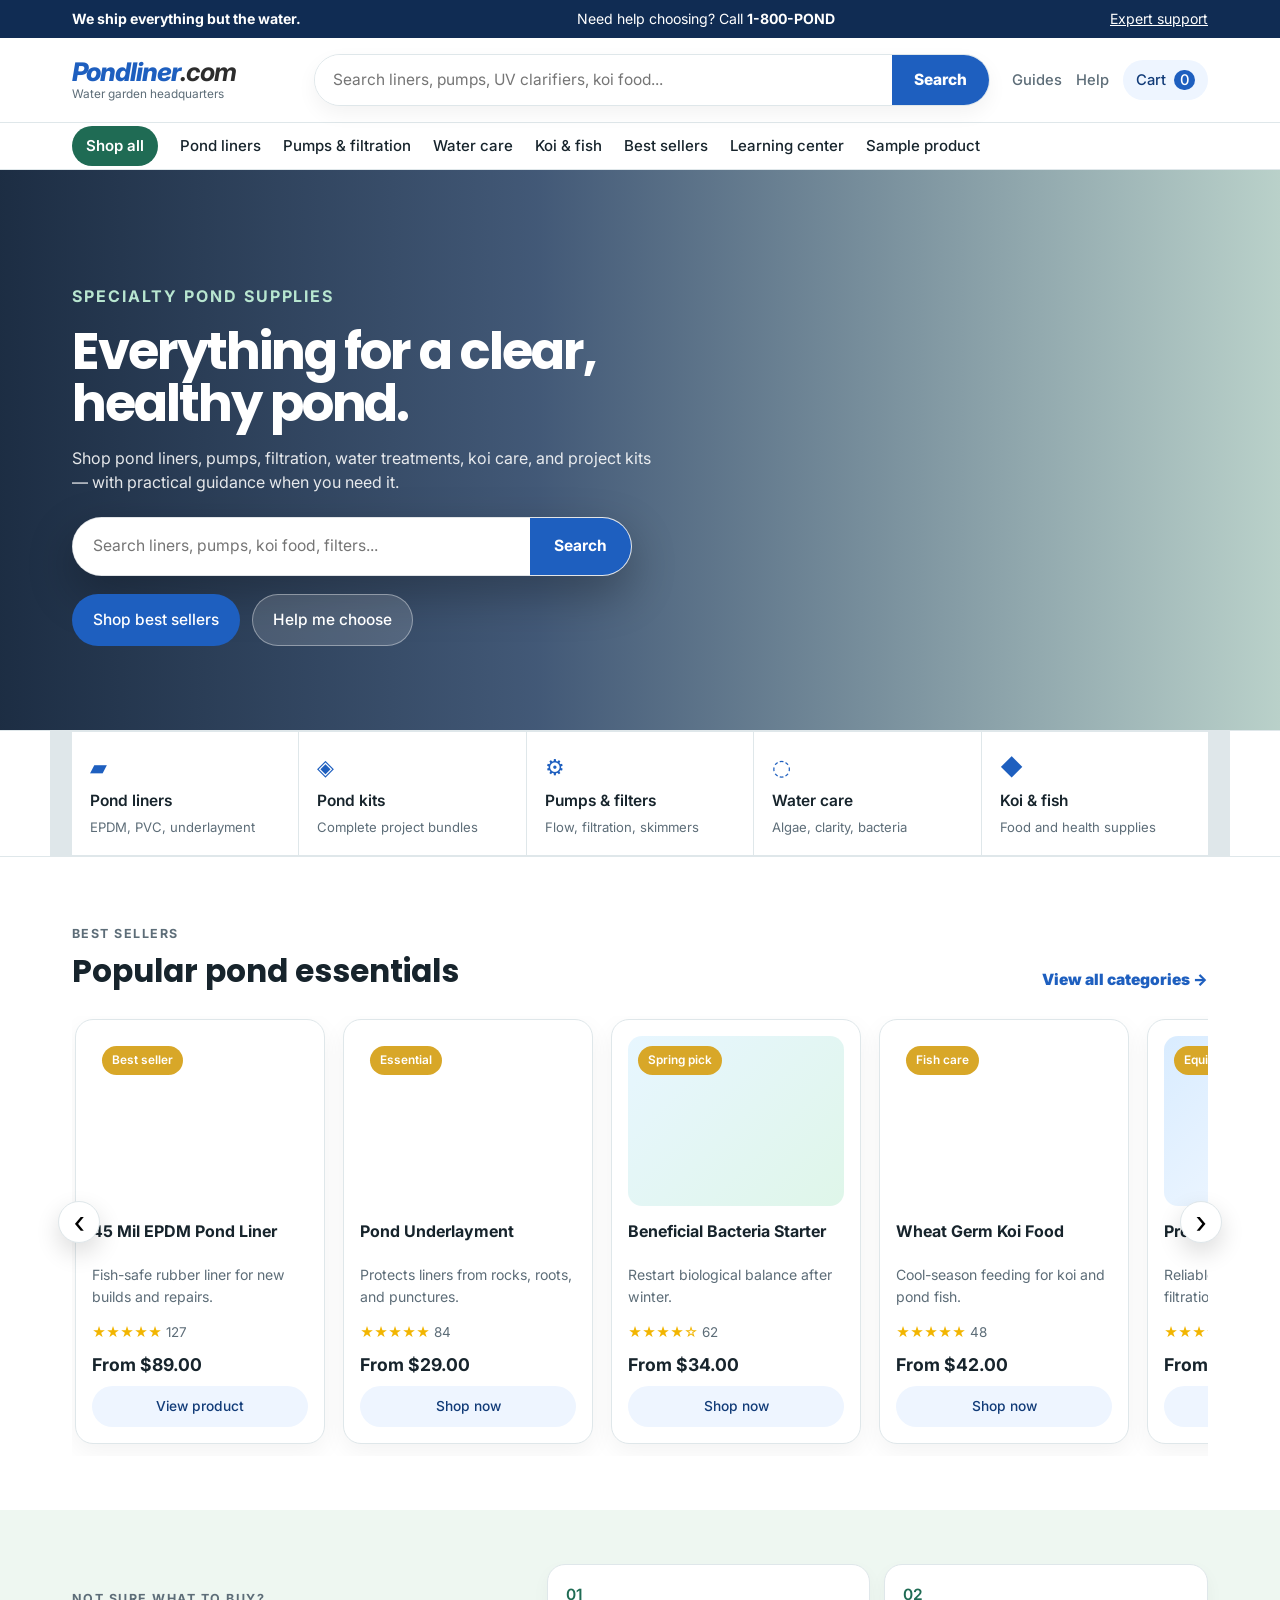
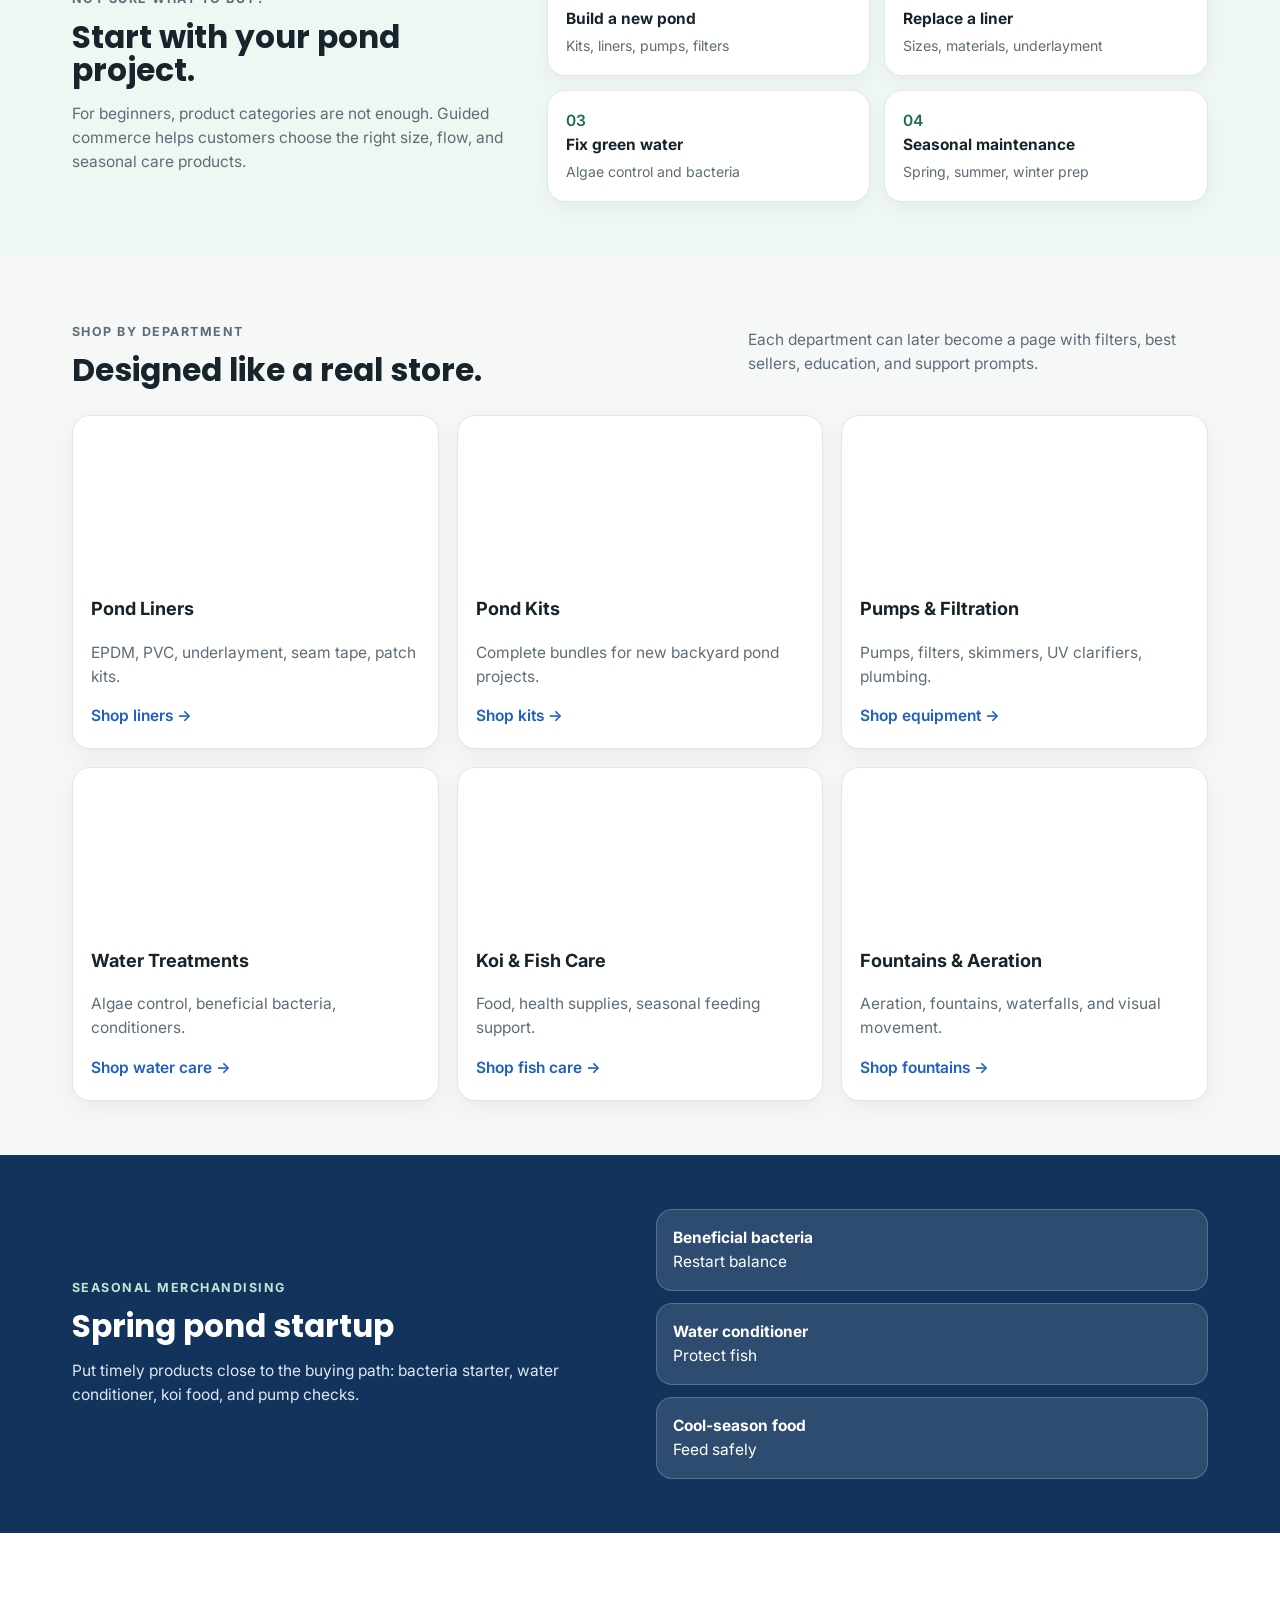
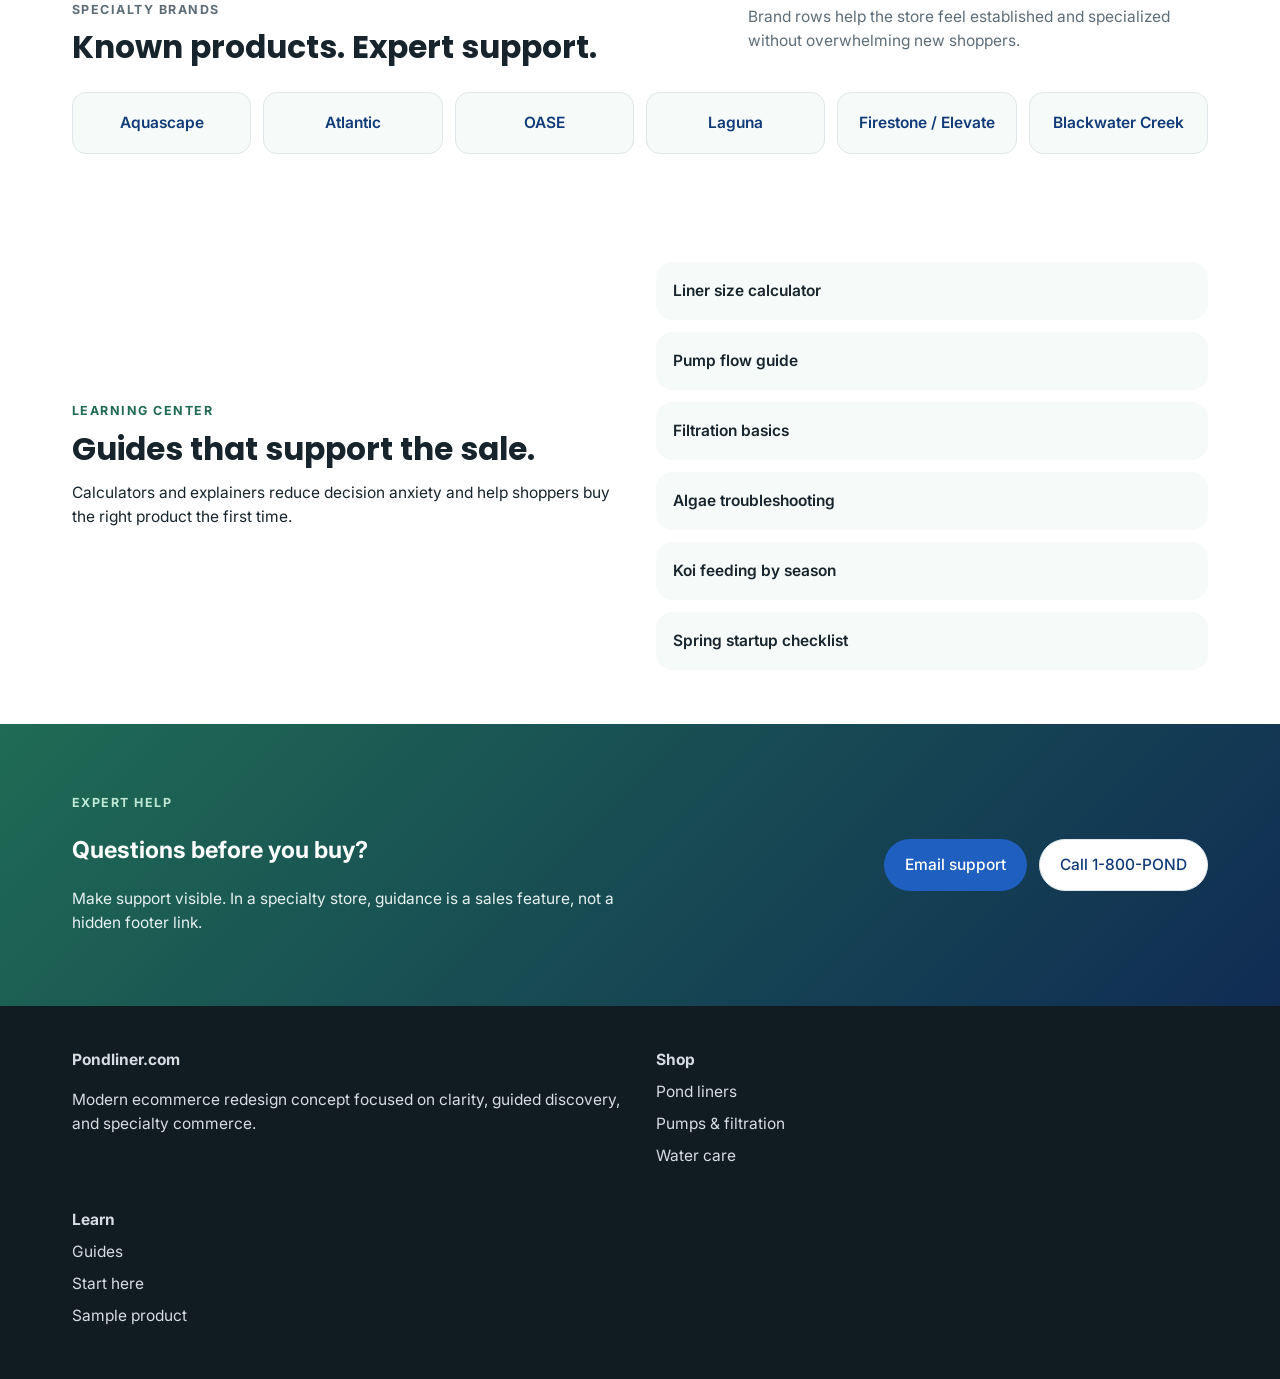
<file: index.html>
<!DOCTYPE html>
<html lang="en">
<head>
  <meta charset="UTF-8" />
  <meta name="viewport" content="width=device-width, initial-scale=1.0" />
  <title>Pondliner.com — Specialty Pond Supplies</title>
  <meta name="description" content="Modern specialty ecommerce concept for Pondliner.com: pond liners, pumps, filtration, water treatments, koi care, kits, and expert guidance." />
  <link rel="preconnect" href="https://fonts.googleapis.com">
  <link rel="preconnect" href="https://fonts.gstatic.com" crossorigin>
  <link href="https://fonts.googleapis.com/css2?family=Inter:wght@400;500;600&family=Poppins:wght@500;600;700&display=swap" rel="stylesheet">
  <link rel="stylesheet" href="styles.css" />
  <style>
    /* PASSITO 1 — visible hero + typography refinements */
    body { font-size: 15.5px; }
    .ecommerce-hero {
      position: relative;
      overflow: hidden;
      padding: 72px 0 58px;
      background:
        linear-gradient(90deg, rgba(10, 28, 52, 0.92) 0%, rgba(16, 44, 83, 0.78) 42%, rgba(31, 107, 84, 0.28) 100%),
        url('https://images.unsplash.com/photo-1506744038136-46273834b3fb?auto=format&fit=crop&w=1800&q=80') center/cover;
    }
    .hero-commerce-grid {
      grid-template-columns: minmax(0, 680px) 1fr;
      min-height: 430px;
    }
    .hero-copy {
      position: relative;
      z-index: 2;
      padding: 22px 0;
    }
    .hero .eyebrow { color: #b8e6d0; }
    .hero h1 {
      color: #ffffff;
      font-size: clamp(2.35rem, 4vw, 3.9rem);
      line-height: 1.02;
      max-width: 680px;
    }
    .hero p {
      color: rgba(255, 255, 255, 0.88);
      font-size: 1rem;
      max-width: 590px;
    }
    .hero-search {
      max-width: 560px;
      margin: 22px 0 18px;
      box-shadow: 0 18px 46px rgba(0,0,0,.28);
    }
    .hero-actions .btn.secondary {
      background: rgba(255,255,255,.14);
      color: #fff;
      border-color: rgba(255,255,255,.38);
    }
    .hero-photo-card { display: none; }
    .section { padding: 54px 0; }
    .section h2 { font-size: clamp(1.75rem, 2.45vw, 2.45rem); }
    .product-card h3 { font-size: 1rem; }
    .product-card p { font-size: .88rem; }
    @media(max-width:900px){
      .hero-commerce-grid { grid-template-columns: 1fr; min-height: auto; }
      .ecommerce-hero { padding: 56px 0 44px; }
    }
  </style>

</head>
<body>
  <a class="skip-link" href="#main">Skip to content</a>

  <div class="topbar">
    <div class="container topbar-inner">
      <span><strong>We ship everything but the water.</strong></span>
      <span>Need help choosing? Call <strong>1-800-POND</strong></span>
      <a href="#help">Expert support</a>
    </div>
  </div>

  <header class="site-header">
    <div class="container header-main">
      <a class="brand" href="index.html" aria-label="Pondliner.com home">
        <span class="brand-logo">Pondliner<span>.com</span></span>
        <small>Water garden headquarters</small>
      </a>
      <form class="site-search" role="search" onsubmit="event.preventDefault();">
        <label class="sr-only" for="search">Search products</label>
        <input id="search" type="search" placeholder="Search liners, pumps, UV clarifiers, koi food..." />
        <button type="submit">Search</button>
      </form>
      <div class="header-actions">
        <a href="#learn">Guides</a>
        <a href="#help">Help</a>
        <a class="cart" href="#cart">Cart <span>0</span></a>
        <button class="nav-toggle" id="navToggle" aria-controls="siteNav" aria-expanded="false">Menu</button>
      </div>
    </div>

    <nav class="site-nav" id="siteNav" aria-label="Main navigation">
      <div class="container nav-row" id="navRow">
        <button class="nav-parent" id="shopToggle" aria-expanded="false">Shop all</button>
        <a href="#liners">Pond liners</a>
        <a href="#pumps">Pumps & filtration</a>
        <a href="#water-care">Water care</a>
        <a href="#fish">Koi & fish</a>
        <a href="#popular">Best sellers</a>
        <a href="#learn">Learning center</a>
        <a href="product.html">Sample product</a>
      </div>
      <div class="mega-menu" id="shopMenu">
        <div class="container mega-grid">
          <div><p>Build</p><a href="#kits">Pond kits</a><a href="#liners">EPDM liners</a><a href="#liners">Underlayment</a><a href="#liners">Repair kits</a></div>
          <div><p>Move & clean water</p><a href="#pumps">Pumps</a><a href="#pumps">Filters</a><a href="#pumps">Skimmers</a><a href="#pumps">UV clarifiers</a></div>
          <div><p>Maintain</p><a href="#water-care">Algae control</a><a href="#water-care">Beneficial bacteria</a><a href="#fish">Koi food</a><a href="#seasonal">Seasonal care</a></div>
          <div class="mega-callout"><strong>New to ponds?</strong><span>Use simple guides before buying.</span><a href="#start">Start here →</a></div>
        </div>
      </div>
    </nav>
  </header>

  <main id="main">
    <section class="hero ecommerce-hero">
      <div class="container hero-commerce-grid">
        <div class="hero-copy">
          <p class="eyebrow">Specialty pond supplies</p>
          <h1>Everything for a clear, healthy pond.</h1>
          <p>Shop pond liners, pumps, filtration, water treatments, koi care, and project kits — with practical guidance when you need it.</p>
          <form class="hero-search" onsubmit="event.preventDefault();">
            <input type="search" placeholder="Search liners, pumps, koi food, filters..." aria-label="Search products">
            <button type="submit">Search</button>
          </form>
          <div class="hero-actions"><a class="btn primary" href="#popular">Shop best sellers</a><a class="btn secondary" href="#start">Help me choose</a></div>
        </div>
        <div class="hero-photo-card" aria-label="Decorative pond image">
          <div class="pond-photo-main"></div>
          <div class="floating-deal"><strong>Spring startup</strong><span>Bacteria, water care, koi food</span></div>
        </div>
      </div>
    </section>

    <section class="quick-shop" aria-label="Quick shopping categories">
      <div class="container quick-grid">
        <a href="#liners"><span>▰</span><strong>Pond liners</strong><em>EPDM, PVC, underlayment</em></a>
        <a href="#kits"><span>◈</span><strong>Pond kits</strong><em>Complete project bundles</em></a>
        <a href="#pumps"><span>⚙</span><strong>Pumps & filters</strong><em>Flow, filtration, skimmers</em></a>
        <a href="#water-care"><span>◌</span><strong>Water care</strong><em>Algae, clarity, bacteria</em></a>
        <a href="#fish"><span>◆</span><strong>Koi & fish</strong><em>Food and health supplies</em></a>
      </div>
    </section>

    <section class="section product-first" id="popular">
      <div class="container">
        <div class="section-head split"><div><p class="eyebrow">Best sellers</p><h2>Popular pond essentials</h2></div><a class="text-link" href="#categories">View all categories →</a></div>
        <div class="carousel-wrap">
          <button class="carousel-btn prev" data-carousel="bestSellers" aria-label="Previous products">‹</button>
          <div class="product-carousel" id="bestSellers">
            <article class="product-card"><div class="badge">Best seller</div><div class="product-photo photo-roll"></div><h3>45 Mil EPDM Pond Liner</h3><p>Fish-safe rubber liner for new builds and repairs.</p><div class="rating">★★★★★ <span>127</span></div><strong>From $89.00</strong><a class="btn mini" href="product.html">View product</a></article>
            <article class="product-card"><div class="badge">Essential</div><div class="product-photo photo-under"></div><h3>Pond Underlayment</h3><p>Protects liners from rocks, roots, and punctures.</p><div class="rating">★★★★★ <span>84</span></div><strong>From $29.00</strong><a class="btn mini" href="#">Shop now</a></article>
            <article class="product-card"><div class="badge">Spring pick</div><div class="product-photo photo-bottle"></div><h3>Beneficial Bacteria Starter</h3><p>Restart biological balance after winter.</p><div class="rating">★★★★☆ <span>62</span></div><strong>From $34.00</strong><a class="btn mini" href="#">Shop now</a></article>
            <article class="product-card"><div class="badge">Fish care</div><div class="product-photo photo-food"></div><h3>Wheat Germ Koi Food</h3><p>Cool-season feeding for koi and pond fish.</p><div class="rating">★★★★★ <span>48</span></div><strong>From $42.00</strong><a class="btn mini" href="#">Shop now</a></article>
            <article class="product-card"><div class="badge">Equipment</div><div class="product-photo photo-pump"></div><h3>Professional Pond Pump</h3><p>Reliable flow for waterfalls, filtration, and circulation.</p><div class="rating">★★★★☆ <span>39</span></div><strong>From $189.00</strong><a class="btn mini" href="#">Shop now</a></article>
            <article class="product-card"><div class="badge">Clarity</div><div class="product-photo photo-uv"></div><h3>UV Clarifier</h3><p>Helps control green water in outdoor ponds.</p><div class="rating">★★★★☆ <span>31</span></div><strong>From $129.00</strong><a class="btn mini" href="#">Shop now</a></article>
          </div>
          <button class="carousel-btn next" data-carousel="bestSellers" aria-label="Next products">›</button>
        </div>
      </div>
    </section>

    <section class="section start-panel" id="start">
      <div class="container start-grid">
        <div><p class="eyebrow">Not sure what to buy?</p><h2>Start with your pond project.</h2><p>For beginners, product categories are not enough. Guided commerce helps customers choose the right size, flow, and seasonal care products.</p></div>
        <div class="finder-options">
          <a href="#kits"><span>01</span><strong>Build a new pond</strong><em>Kits, liners, pumps, filters</em></a>
          <a href="#liners"><span>02</span><strong>Replace a liner</strong><em>Sizes, materials, underlayment</em></a>
          <a href="#water-care"><span>03</span><strong>Fix green water</strong><em>Algae control and bacteria</em></a>
          <a href="#seasonal"><span>04</span><strong>Seasonal maintenance</strong><em>Spring, summer, winter prep</em></a>
        </div>
      </div>
    </section>

    <section class="section" id="categories">
      <div class="container">
        <div class="section-head split"><div><p class="eyebrow">Shop by department</p><h2>Designed like a real store.</h2></div><p>Each department can later become a page with filters, best sellers, education, and support prompts.</p></div>
        <div class="department-grid">
          <article id="liners"><div class="dept-photo dept-liners"></div><h3>Pond Liners</h3><p>EPDM, PVC, underlayment, seam tape, patch kits.</p><a href="product.html">Shop liners →</a></article>
          <article id="kits"><div class="dept-photo dept-kits"></div><h3>Pond Kits</h3><p>Complete bundles for new backyard pond projects.</p><a href="#">Shop kits →</a></article>
          <article id="pumps"><div class="dept-photo dept-pumps"></div><h3>Pumps & Filtration</h3><p>Pumps, filters, skimmers, UV clarifiers, plumbing.</p><a href="#">Shop equipment →</a></article>
          <article id="water-care"><div class="dept-photo dept-water"></div><h3>Water Treatments</h3><p>Algae control, beneficial bacteria, conditioners.</p><a href="#">Shop water care →</a></article>
          <article id="fish"><div class="dept-photo dept-fish"></div><h3>Koi & Fish Care</h3><p>Food, health supplies, seasonal feeding support.</p><a href="#">Shop fish care →</a></article>
          <article><div class="dept-photo dept-fountain"></div><h3>Fountains & Aeration</h3><p>Aeration, fountains, waterfalls, and visual movement.</p><a href="#">Shop fountains →</a></article>
        </div>
      </div>
    </section>

    <section class="section seasonal-band" id="seasonal">
      <div class="container seasonal-grid">
        <div><p class="eyebrow">Seasonal merchandising</p><h2>Spring pond startup</h2><p>Put timely products close to the buying path: bacteria starter, water conditioner, koi food, and pump checks.</p></div>
        <div class="seasonal-products"><a href="#"><strong>Beneficial bacteria</strong><span>Restart balance</span></a><a href="#"><strong>Water conditioner</strong><span>Protect fish</span></a><a href="#"><strong>Cool-season food</strong><span>Feed safely</span></a></div>
      </div>
    </section>

    <section class="section brands">
      <div class="container">
        <div class="section-head split"><div><p class="eyebrow">Specialty brands</p><h2>Known products. Expert support.</h2></div><p>Brand rows help the store feel established and specialized without overwhelming new shoppers.</p></div>
        <div class="brand-strip"><span>Aquascape</span><span>Atlantic</span><span>OASE</span><span>Laguna</span><span>Firestone / Elevate</span><span>Blackwater Creek</span></div>
      </div>
    </section>

    <section class="section learn" id="learn">
      <div class="container learn-grid">
        <div><p class="eyebrow">Learning center</p><h2>Guides that support the sale.</h2><p>Calculators and explainers reduce decision anxiety and help shoppers buy the right product the first time.</p></div>
        <div class="guide-grid"><a href="#">Liner size calculator</a><a href="#">Pump flow guide</a><a href="#">Filtration basics</a><a href="#">Algae troubleshooting</a><a href="#">Koi feeding by season</a><a href="#">Spring startup checklist</a></div>
      </div>
    </section>

    <section class="help-section" id="help">
      <div class="container help-inner"><div><p class="eyebrow">Expert help</p><h2>Questions before you buy?</h2><p>Make support visible. In a specialty store, guidance is a sales feature, not a hidden footer link.</p></div><div class="help-actions"><a class="btn primary" href="mailto:help@example.com">Email support</a><a class="btn outline" href="tel:18007663">Call 1-800-POND</a></div></div>
    </section>
  </main>

  <footer class="footer"><div class="container footer-grid"><div><strong>Pondliner.com</strong><p>Modern ecommerce redesign concept focused on clarity, guided discovery, and specialty commerce.</p></div><div><strong>Shop</strong><a href="#liners">Pond liners</a><a href="#pumps">Pumps & filtration</a><a href="#water-care">Water care</a></div><div><strong>Learn</strong><a href="#learn">Guides</a><a href="#start">Start here</a><a href="product.html">Sample product</a></div></div></footer>
  <script src="script.js"></script>
</body>
</html>
</file>
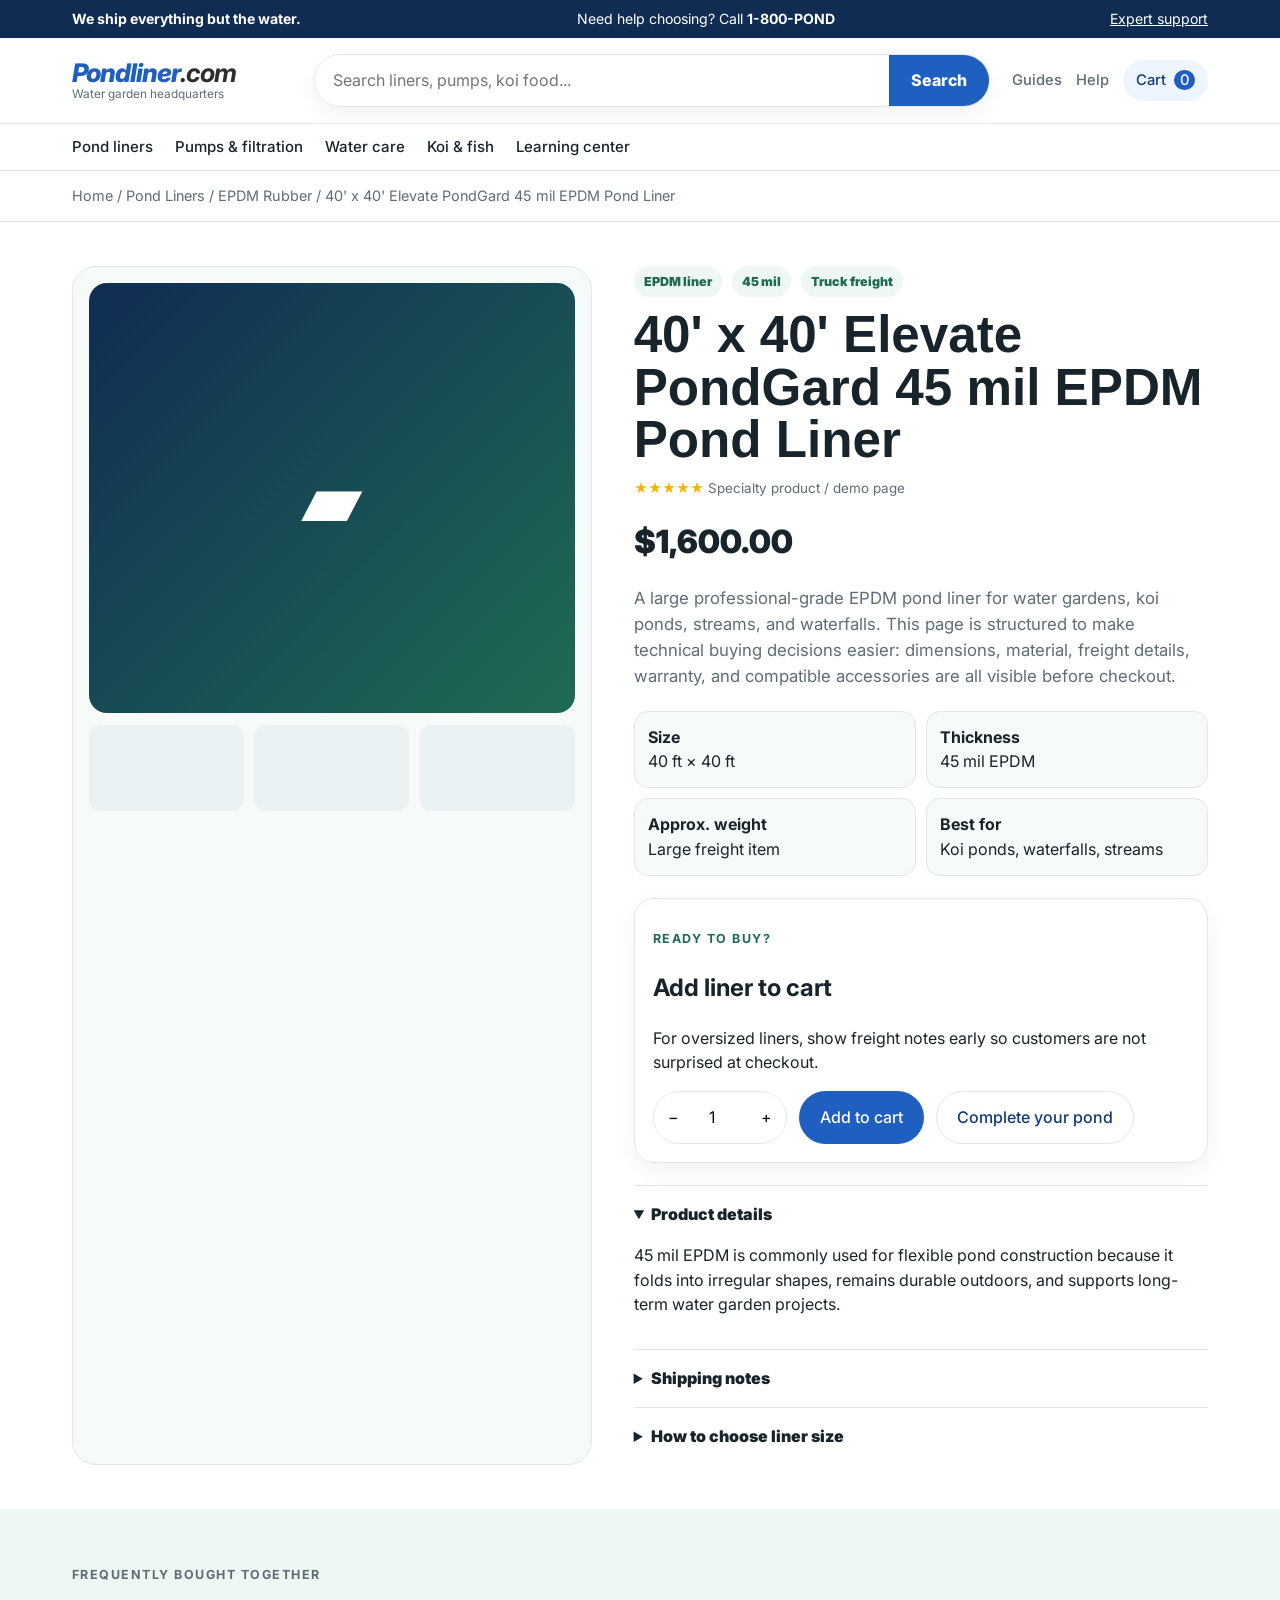
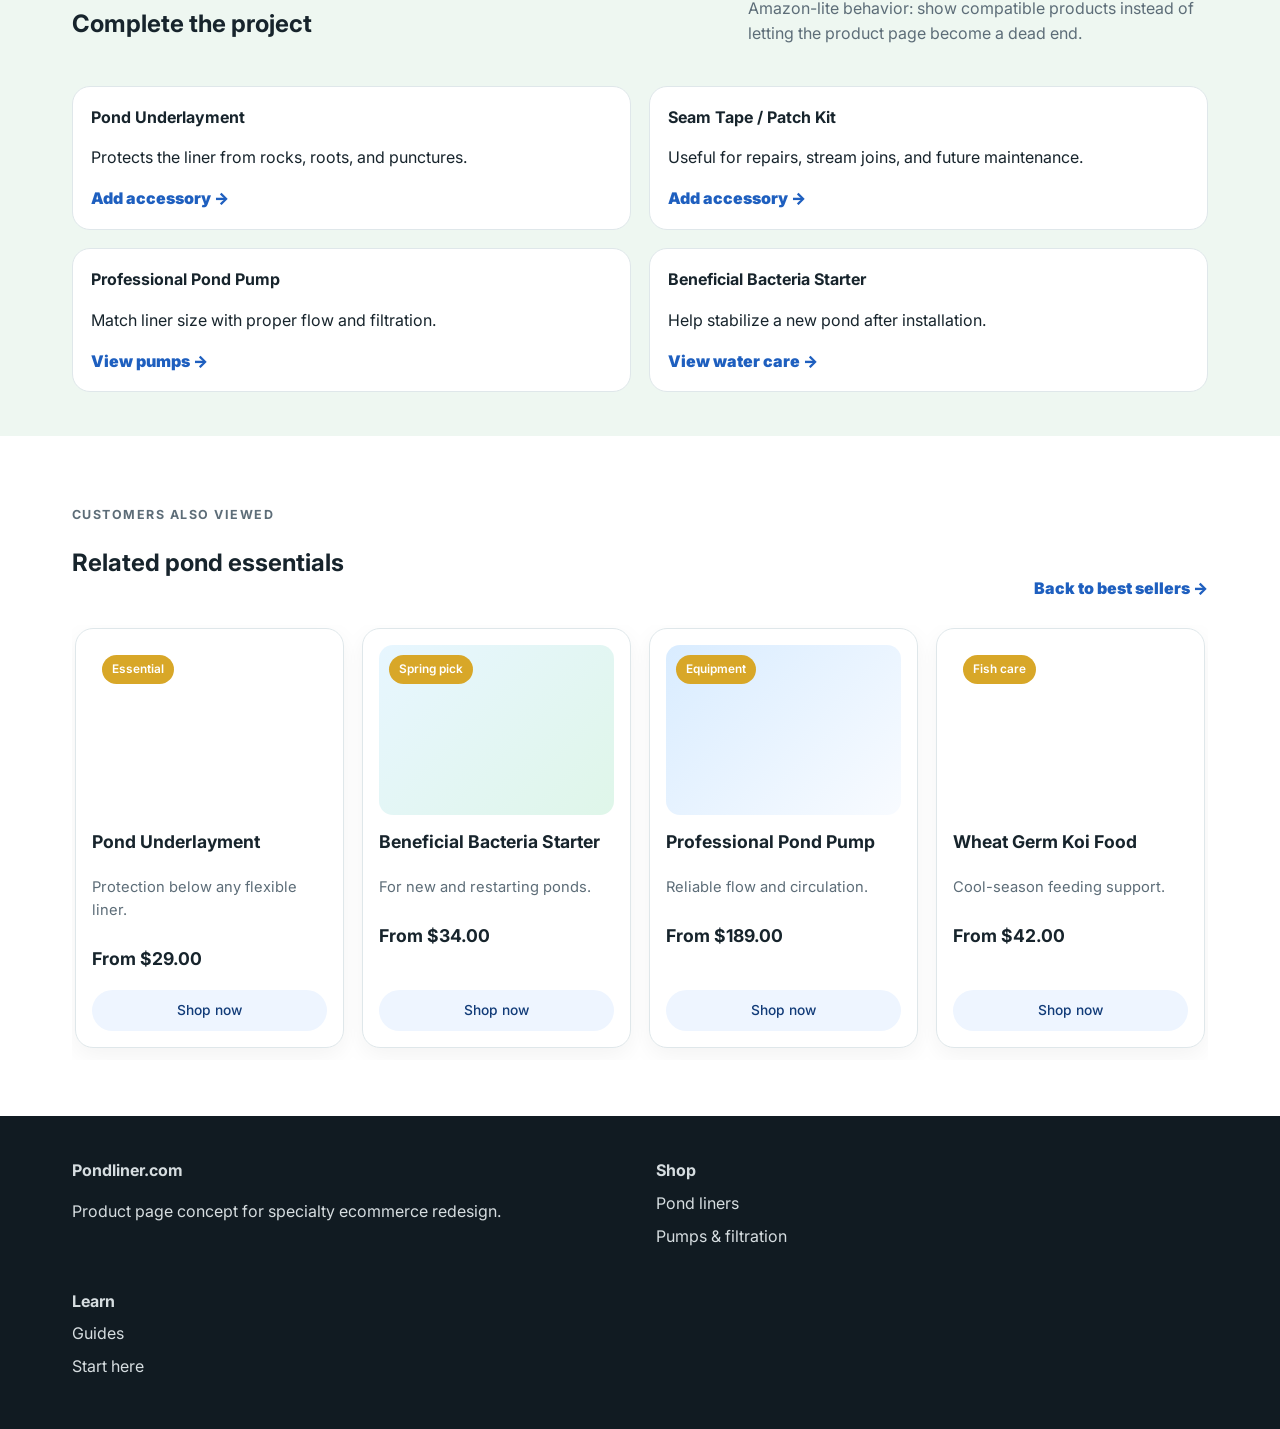
<file: product.html>
<!DOCTYPE html>
<html lang="en">
<head>
  <meta charset="UTF-8" />
  <meta name="viewport" content="width=device-width, initial-scale=1.0" />
  <title>40' x 40' Elevate PondGard EPDM Pond Liner — Pondliner.com</title>
  <meta name="description" content="Product page concept using a real Pondliner product structure: 45 mil EPDM liner, specs, shipping notes, accessories, and related products." />
  <link rel="preconnect" href="https://fonts.googleapis.com">
  <link rel="preconnect" href="https://fonts.gstatic.com" crossorigin>
  <link href="https://fonts.googleapis.com/css2?family=Inter:wght@400;500;600;700;800&family=Playfair+Display:wght@600;700;800&display=swap" rel="stylesheet">
  <link rel="stylesheet" href="styles.css" />
</head>
<body>
  <div class="topbar"><div class="container topbar-inner"><span><strong>We ship everything but the water.</strong></span><span>Need help choosing? Call <strong>1-800-POND</strong></span><a href="index.html#help">Expert support</a></div></div>
  <header class="site-header">
    <div class="container header-main">
      <a class="brand" href="index.html"><span class="brand-logo">Pondliner<span>.com</span></span><small>Water garden headquarters</small></a>
      <form class="site-search" onsubmit="event.preventDefault();"><input type="search" placeholder="Search liners, pumps, koi food..." /><button>Search</button></form>
      <div class="header-actions"><a href="index.html#learn">Guides</a><a href="index.html#help">Help</a><a class="cart" href="#">Cart <span>0</span></a></div>
    </div>
    <nav class="site-nav"><div class="container nav-row open"><a href="index.html#liners">Pond liners</a><a href="index.html#pumps">Pumps & filtration</a><a href="index.html#water-care">Water care</a><a href="index.html#fish">Koi & fish</a><a href="index.html#learn">Learning center</a></div></nav>
  </header>

  <div class="breadcrumbs"><div class="container">Home / Pond Liners / EPDM Rubber / 40' x 40' Elevate PondGard 45 mil EPDM Pond Liner</div></div>

  <main class="product-main">
    <div class="container product-layout">
      <section class="gallery-card" aria-label="Product images">
        <div class="product-visual">▰</div>
        <div class="thumb-row"><div></div><div></div><div></div></div>
      </section>

      <section class="product-info">
        <div class="product-kicker"><span class="pill">EPDM liner</span><span class="pill">45 mil</span><span class="pill">Truck freight</span></div>
        <h1 class="product-title">40' x 40' Elevate PondGard 45 mil EPDM Pond Liner</h1>
        <div class="rating">★★★★★ <span>Specialty product / demo page</span></div>
        <div class="product-price">$1,600.00</div>
        <p class="product-summary">A large professional-grade EPDM pond liner for water gardens, koi ponds, streams, and waterfalls. This page is structured to make technical buying decisions easier: dimensions, material, freight details, warranty, and compatible accessories are all visible before checkout.</p>

        <div class="spec-grid">
          <div><strong>Size</strong><span>40 ft × 40 ft</span></div>
          <div><strong>Thickness</strong><span>45 mil EPDM</span></div>
          <div><strong>Approx. weight</strong><span>Large freight item</span></div>
          <div><strong>Best for</strong><span>Koi ponds, waterfalls, streams</span></div>
        </div>

        <div class="buy-box">
          <p class="eyebrow">Ready to buy?</p>
          <h2>Add liner to cart</h2>
          <p>For oversized liners, show freight notes early so customers are not surprised at checkout.</p>
          <div class="buy-actions">
            <div class="quantity"><button data-qty-btn="minus" type="button">−</button><input data-qty type="number" value="1" min="1" aria-label="Quantity"><button data-qty-btn="plus" type="button">+</button></div>
            <a class="btn primary" href="#">Add to cart</a>
            <a class="btn secondary" href="#bundle">Complete your pond</a>
          </div>
        </div>

        <div class="accordion">
          <details open><summary>Product details</summary><p>45 mil EPDM is commonly used for flexible pond construction because it folds into irregular shapes, remains durable outdoors, and supports long-term water garden projects.</p></details>
          <details><summary>Shipping notes</summary><p>Large liner sizes may require truck freight. In a real implementation, this section should connect to the live shipping rules from the ecommerce platform.</p></details>
          <details><summary>How to choose liner size</summary><p>Guide shoppers to calculate length and width using pond dimensions plus depth and overlap. This is a strong place to link to a liner calculator.</p></details>
        </div>
      </section>
    </div>
  </main>

  <section class="bundle" id="bundle">
    <div class="container">
      <div class="section-head split"><div><p class="eyebrow">Frequently bought together</p><h2>Complete the project</h2></div><p>Amazon-lite behavior: show compatible products instead of letting the product page become a dead end.</p></div>
      <div class="bundle-grid">
        <article class="bundle-card"><strong>Pond Underlayment</strong><p>Protects the liner from rocks, roots, and punctures.</p><a class="text-link" href="#">Add accessory →</a></article>
        <article class="bundle-card"><strong>Seam Tape / Patch Kit</strong><p>Useful for repairs, stream joins, and future maintenance.</p><a class="text-link" href="#">Add accessory →</a></article>
        <article class="bundle-card"><strong>Professional Pond Pump</strong><p>Match liner size with proper flow and filtration.</p><a class="text-link" href="#">View pumps →</a></article>
        <article class="bundle-card"><strong>Beneficial Bacteria Starter</strong><p>Help stabilize a new pond after installation.</p><a class="text-link" href="#">View water care →</a></article>
      </div>
    </div>
  </section>

  <section class="related">
    <div class="container">
      <div class="section-head split"><div><p class="eyebrow">Customers also viewed</p><h2>Related pond essentials</h2></div><a class="text-link" href="index.html#popular">Back to best sellers →</a></div>
      <div class="product-carousel">
        <article class="product-card"><div class="badge">Essential</div><div class="product-photo photo-under"></div><h3>Pond Underlayment</h3><p>Protection below any flexible liner.</p><strong>From $29.00</strong><a class="btn mini" href="#">Shop now</a></article>
        <article class="product-card"><div class="badge">Spring pick</div><div class="product-photo photo-bottle"></div><h3>Beneficial Bacteria Starter</h3><p>For new and restarting ponds.</p><strong>From $34.00</strong><a class="btn mini" href="#">Shop now</a></article>
        <article class="product-card"><div class="badge">Equipment</div><div class="product-photo photo-pump"></div><h3>Professional Pond Pump</h3><p>Reliable flow and circulation.</p><strong>From $189.00</strong><a class="btn mini" href="#">Shop now</a></article>
        <article class="product-card"><div class="badge">Fish care</div><div class="product-photo photo-food"></div><h3>Wheat Germ Koi Food</h3><p>Cool-season feeding support.</p><strong>From $42.00</strong><a class="btn mini" href="#">Shop now</a></article>
      </div>
    </div>
  </section>

  <footer class="footer"><div class="container footer-grid"><div><strong>Pondliner.com</strong><p>Product page concept for specialty ecommerce redesign.</p></div><div><strong>Shop</strong><a href="index.html#liners">Pond liners</a><a href="index.html#pumps">Pumps & filtration</a></div><div><strong>Learn</strong><a href="index.html#learn">Guides</a><a href="index.html#start">Start here</a></div></div></footer>
  <script src="script.js"></script>
</body>
</html>
</file>
<file: styles.css>
:root{
  --ink:#17242c;--muted:#5d6d78;--line:#dfe7ea;--bg:#f5f8f7;--white:#fff;--blue:#1e5fbf;--blue2:#113b78;--green:#1f6b54;--gold:#d8a728;--shadow:0 16px 45px rgba(23,36,44,.12);--radius:18px;--font:Inter,-apple-system,BlinkMacSystemFont,sans-serif;--display:'Poppins',sans-serif
}
*{box-sizing:border-box}body{margin:0;font-family:var(--font);color:var(--ink);background:var(--bg);line-height:1.55}a{color:inherit;text-decoration:none}button,input{font:inherit}.container{max-width:1180px;margin:0 auto;padding:0 22px}.skip-link{position:absolute;left:-999px}.skip-link:focus{left:20px;top:20px;background:#fff;padding:12px;z-index:10}.sr-only{position:absolute;left:-9999px}.topbar{background:#102c53;color:#fff;font-size:.88rem}.topbar-inner{min-height:38px;display:flex;align-items:center;justify-content:space-between;gap:16px}.topbar a{text-decoration:underline}.site-header{position:sticky;top:0;z-index:20;background:rgba(255,255,255,.96);backdrop-filter:blur(18px);border-bottom:1px solid var(--line)}.header-main{display:grid;grid-template-columns:220px 1fr auto;gap:22px;align-items:center;padding:16px 22px}.brand{display:flex;flex-direction:column;line-height:1}.brand-logo{font-size:1.6rem;font-weight:800;font-style:italic;color:var(--blue);letter-spacing:-.04em}.brand-logo span {

  color:#222;

  font-weight:700;

  opacity:.95;

}.brand small{color:var(--muted);font-size:.74rem;margin-top:4px}.site-search{display:flex;background:#fff;border:1px solid var(--line);border-radius:999px;overflow:hidden;box-shadow:0 8px 20px rgba(0,0,0,.05)}.site-search input{flex:1;border:0;padding:13px 18px;outline:none}.site-search button{border:0;background:var(--blue);color:#fff;padding:0 22px;font-weight:800}.header-actions{display:flex;align-items:center;gap:14px;font-weight:500;color:var(--muted);font-size:.92rem}.cart{background:#eef5ff;color:var(--blue2);padding:9px 13px;border-radius:999px}.cart span{background:var(--blue);color:#fff;border-radius:999px;padding:1px 6px;margin-left:4px}.nav-toggle{display:none;border:1px solid var(--line);background:#fff;border-radius:999px;padding:8px 12px;font-weight:500}.site-nav{border-top:1px solid var(--line)}.nav-row{display:flex;align-items:center;gap:22px;min-height:46px;font-size:.94rem;font-weight:500}.nav-parent{border:0;background:var(--green);color:#fff;border-radius:999px;padding:8px 14px;font-weight:600;cursor:pointer}.mega-menu{display:none;background:#fff;border-top:1px solid var(--line);box-shadow:var(--shadow)}.mega-menu.open{display:block}.mega-grid{display:grid;grid-template-columns:repeat(4,1fr);gap:26px;padding-top:22px;padding-bottom:22px}.mega-grid p{font-weight:700;color:var(--green);margin:.2rem 0 .7rem}.mega-grid a{display:block;color:var(--muted);padding:5px 0}.mega-callout{background:#eef7f1;border-radius:18px;padding:18px}.mega-callout strong,.mega-callout span{display:block}.mega-callout a{font-weight:700;color:var(--green);margin-top:8px}.ecommerce-hero{background:linear-gradient(135deg,#f7fbff 0,#eef7f1 100%);padding:46px 0 28px}.hero-commerce-grid{display:grid;grid-template-columns:1fr .95fr;gap:32px;align-items:center}.eyebrow{text-transform:uppercase;letter-spacing:.12em;color:var(--green);font-weight:700;font-size:.78rem}.hero h1{font-family:var(--display);font-size:clamp(2.7rem,5vw,5rem);line-height:.98;margin:.2rem 0 1rem;letter-spacing:-.04em}.hero p{font-size:1.12rem;color:var(--muted);max-width:620px}.hero-search{display:flex;width:100%;max-width:620px;margin:24px 0 22px;background:#fff;border:1px solid rgba(20,40,70,.12);border-radius:999px;overflow:hidden;box-shadow:0 14px 38px rgba(12,30,50,.16)}.hero-search input{flex:1;border:0;padding:16px 20px;font-size:.98rem;outline:none;min-width:0}.hero-search button{border:0;background:var(--blue);color:#fff;padding:0 24px;font-weight:700;cursor:pointer}.hero-search button:hover{background:var(--blue2)}.hero-actions{display:flex;gap:12px;flex-wrap:wrap;margin-top:10px}.btn{display:inline-flex;align-items:center;justify-content:center;border-radius:999px;padding:13px 20px;font-weight:500;border:1px solid transparent}.btn.primary{background:var(--blue);color:#fff}.btn.secondary,.btn.outline{background:#fff;border-color:var(--line);color:var(--blue2)}.btn.mini{font-size:.86rem;padding:9px 13px;background:#eef5ff;color:var(--blue2);margin-top:auto}.hero-photo-card{position:relative;background:#fff;border-radius:26px;padding:12px;box-shadow:var(--shadow)}.pond-photo-main{min-height:350px;border-radius:20px;background:linear-gradient(90deg,rgba(16,44,83,.35),rgba(31,107,84,.08)),url('https://images.unsplash.com/photo-1439066615861-d1af74d74000?auto=format&fit=crop&w=1200&q=80') center/cover}.floating-deal{position:absolute;left:28px;bottom:28px;background:#fff;border-radius:16px;padding:14px 18px;box-shadow:0 12px 30px rgba(0,0,0,.16)}.floating-deal strong,.floating-deal span{display:block}.floating-deal span{color:var(--muted);font-size:.9rem}.quick-shop{background:#fff;border-top:1px solid var(--line);border-bottom:1px solid var(--line)}.quick-grid{display:grid;grid-template-columns:repeat(5,1fr);gap:1px;background:var(--line);padding-top:1px;padding-bottom:1px}.quick-grid a{background:#fff;padding:18px;display:flex;flex-direction:column;gap:4px}.quick-grid span{font-size:1.4rem;color:var(--blue)}.quick-grid strong{font-weight:600}.quick-grid em{font-size:.82rem;color:var(--muted);font-style:normal}.section{padding:64px 0}.section-head{margin-bottom:24px}.section-head.split{display:flex;justify-content:space-between;gap:28px;align-items:end}.section h2{font-family:var(--display);font-size:clamp(2rem,3vw,3rem);line-height:1.05;margin:.25rem 0}.section-head p{color:var(--muted);max-width:460px}.product-first{background:#fff}.carousel-wrap{position:relative}.product-carousel{display:grid;grid-auto-flow:column;grid-auto-columns:minmax(250px,1fr);gap:18px;overflow-x:auto;scroll-behavior:smooth;scrollbar-width:thin;padding:3px 3px 12px}.product-card{position:relative;background:#fff;border:1px solid var(--line);border-radius:18px;padding:16px;display:flex;flex-direction:column;min-height:420px;box-shadow:0 8px 24px rgba(0,0,0,.05)}.product-card h3{font-size:1.1rem;margin:13px 0 6px}.product-card p{color:var(--muted);font-size:.92rem}.product-card strong{font-size:1.1rem;margin:8px 0}.badge{position:absolute;top:26px;left:26px;background:var(--gold);color:#fff;border-radius:999px;padding:5px 10px;font-size:.74rem;font-weight:600;z-index:2}.product-photo{height:170px;border-radius:14px;background:#dde;overflow:hidden}.photo-roll{background:url('https://images.unsplash.com/photo-1500530855697-b586d89ba3ee?auto=format&fit=crop&w=700&q=80') center/cover}.photo-under{background:url('https://images.unsplash.com/photo-1584464491033-06628f3a6b7b?auto=format&fit=crop&w=700&q=80') center/cover}.photo-bottle{background:linear-gradient(135deg,#e7f6ff,#dff6e9)}.photo-food{background:url('https://images.unsplash.com/photo-1524704654690-b56c05c78a00?auto=format&fit=crop&w=700&q=80') center/cover}.photo-pump{background:linear-gradient(135deg,#d9ecff,#f8fbff)}.photo-uv{background:linear-gradient(135deg,#f5e8ff,#e6f3ff)}.rating{color:#f2b500;font-size:.84rem}.rating span{color:var(--muted)}.carousel-btn{position:absolute;top:42%;z-index:3;width:42px;height:42px;border-radius:999px;border:1px solid var(--line);background:#fff;box-shadow:0 10px 24px rgba(0,0,0,.14);font-size:2rem;line-height:1;cursor:pointer}.carousel-btn.prev{left:-14px}.carousel-btn.next{right:-14px}.start-panel{background:#eef7f1}.start-grid{display:grid;grid-template-columns:.8fr 1.2fr;gap:34px;align-items:center}.start-grid p{color:var(--muted)}.finder-options{display:grid;grid-template-columns:repeat(2,1fr);gap:14px}.finder-options a{background:#fff;border:1px solid var(--line);border-radius:18px;padding:18px;box-shadow:0 7px 18px rgba(0,0,0,.04)}.finder-options span{color:var(--green);font-weight:600}.finder-options strong,.finder-options em{display:block}.finder-options em{color:var(--muted);font-style:normal;font-size:.88rem;margin-top:4px}.department-grid{display:grid;grid-template-columns:repeat(3,1fr);gap:18px}.department-grid article{background:#fff;border:1px solid var(--line);border-radius:18px;overflow:hidden;box-shadow:0 8px 24px rgba(0,0,0,.05)}.department-grid h3,.department-grid p,.department-grid a{margin-left:18px;margin-right:18px}.department-grid p{color:var(--muted)}.department-grid a{display:inline-block;margin-bottom:20px;color:var(--blue);font-weight:600}.dept-photo{height:160px}.dept-liners{background:url('https://images.unsplash.com/photo-1464822759023-fed622ff2c3b?auto=format&fit=crop&w=800&q=80') center/cover}.dept-kits{background:url('https://images.unsplash.com/photo-1506744038136-46273834b3fb?auto=format&fit=crop&w=800&q=80') center/cover}.dept-pumps{background:url('https://images.unsplash.com/photo-1500534314209-a25ddb2bd429?auto=format&fit=crop&w=800&q=80') center/cover}.dept-water{background:url('https://images.unsplash.com/photo-1439066615861-d1af74d74000?auto=format&fit=crop&w=800&q=80') center/cover}.dept-fish{background:url('https://images.unsplash.com/photo-1524704654690-b56c05c78a00?auto=format&fit=crop&w=800&q=80') center/cover}.dept-fountain{background:url('https://images.unsplash.com/photo-1520250497591-112f2f40a3f4?auto=format&fit=crop&w=800&q=80') center/cover}.seasonal-band{background:#12345c;color:#fff}.seasonal-band .eyebrow,.help-section .eyebrow{color:#bee8d5}.seasonal-band p{color:#dce8ef}.seasonal-grid,.learn-grid,.help-inner,.footer-grid{display:grid;grid-template-columns:1fr 1fr;gap:32px;align-items:center}.seasonal-products,.guide-grid{display:grid;gap:12px}.seasonal-products a,.guide-grid a{background:rgba(255,255,255,.12);border:1px solid rgba(255,255,255,.2);border-radius:16px;padding:16px}.seasonal-products strong,.seasonal-products span{display:block}.brands{background:#fff}.brand-strip{display:grid;grid-template-columns:repeat(6,1fr);gap:12px}.brand-strip span{background:#f6faf8;border:1px solid var(--line);border-radius:14px;padding:18px 12px;text-align:center;font-weight:600;color:var(--blue2)}.learn{background:#fff}.guide-grid a{background:#f6faf8;color:var(--ink);font-weight:600}.help-section{background:linear-gradient(135deg,#1f6b54,#102c53);color:#fff;padding:56px 0}.help-section p{color:#e6f1f0}.help-actions{display:flex;gap:12px;justify-content:flex-end}.footer{background:#111b22;color:#d6dde0;padding:42px 0}.footer-grid{align-items:start}.footer a{display:block;color:#d6dde0;margin:8px 0}.text-link{font-weight:900;color:var(--blue)}
/* Product page */.breadcrumbs{background:#fff;border-bottom:1px solid var(--line);padding:14px 0;color:var(--muted);font-size:.9rem}.product-main{background:#fff;padding:44px 0}.product-layout{display:grid;grid-template-columns:.95fr 1.05fr;gap:42px}.gallery-card{background:#f6faf8;border:1px solid var(--line);border-radius:24px;padding:16px;position:sticky;top:150px}.product-visual{height:430px;border-radius:18px;background:linear-gradient(135deg,#102c53,#1f6b54);display:grid;place-items:center;color:#fff;font-size:5rem}.thumb-row{display:grid;grid-template-columns:repeat(3,1fr);gap:10px;margin-top:12px}.thumb-row div{height:86px;border-radius:12px;background:#eaf2f4}.product-kicker{display:flex;gap:10px;flex-wrap:wrap;margin-bottom:12px}.pill{border-radius:999px;background:#eef7f1;color:var(--green);font-weight:900;font-size:.78rem;padding:6px 10px}.product-title{font-family:var(--display);font-size:clamp(2rem,4vw,3.5rem);line-height:1.02;margin:0 0 12px}.product-price{font-size:2rem;font-weight:900;margin:18px 0;color:var(--ink)}.product-summary{color:var(--muted);font-size:1.05rem}.spec-grid{display:grid;grid-template-columns:repeat(2,1fr);gap:10px;margin:22px 0}.spec-grid div{background:#f6faf8;border:1px solid var(--line);border-radius:14px;padding:13px}.spec-grid strong{display:block}.buy-box{border:1px solid var(--line);border-radius:20px;padding:18px;margin:22px 0;box-shadow:0 8px 24px rgba(0,0,0,.05)}.buy-actions{display:flex;gap:12px;flex-wrap:wrap}.quantity{display:flex;border:1px solid var(--line);border-radius:999px;overflow:hidden}.quantity button,.quantity input{border:0;background:#fff;padding:12px 14px}.quantity input{width:54px;text-align:center}.accordion details{border-top:1px solid var(--line);padding:16px 0}.accordion summary{font-weight:900;cursor:pointer}.bundle{background:#eef7f1;padding:44px 0}.bundle-grid{display:grid;grid-template-columns:1fr 1fr;gap:18px}.bundle-card{background:#fff;border:1px solid var(--line);border-radius:18px;padding:18px}.related{padding:56px 0;background:#fff}
@media(max-width:900px){.header-main,.hero-commerce-grid,.start-grid,.seasonal-grid,.learn-grid,.help-inner,.footer-grid,.product-layout,.bundle-grid{grid-template-columns:1fr}.site-search{order:3;grid-column:1/-1}.quick-grid{grid-template-columns:repeat(2,1fr)}.department-grid{grid-template-columns:1fr 1fr}.brand-strip{grid-template-columns:repeat(2,1fr)}.nav-toggle{display:inline-flex}.nav-row{display:none;flex-direction:column;align-items:flex-start;padding:16px 22px}.nav-row.open{display:flex}.mega-grid{grid-template-columns:1fr}.help-actions{justify-content:flex-start}.gallery-card{position:static}.product-carousel{grid-auto-columns:260px}.carousel-btn{display:none}}@media(max-width:680px){.hero-search{flex-direction:column;border-radius:20px}.hero-search button{padding:14px 20px}}@media(max-width:560px){.quick-grid,.department-grid,.finder-options,.spec-grid{grid-template-columns:1fr}.topbar-inner{flex-direction:column;align-items:flex-start;padding:10px 22px}.hero h1{font-size:2.4rem}.product-visual{height:300px}.product-carousel{grid-auto-columns:82%}}
</file>
